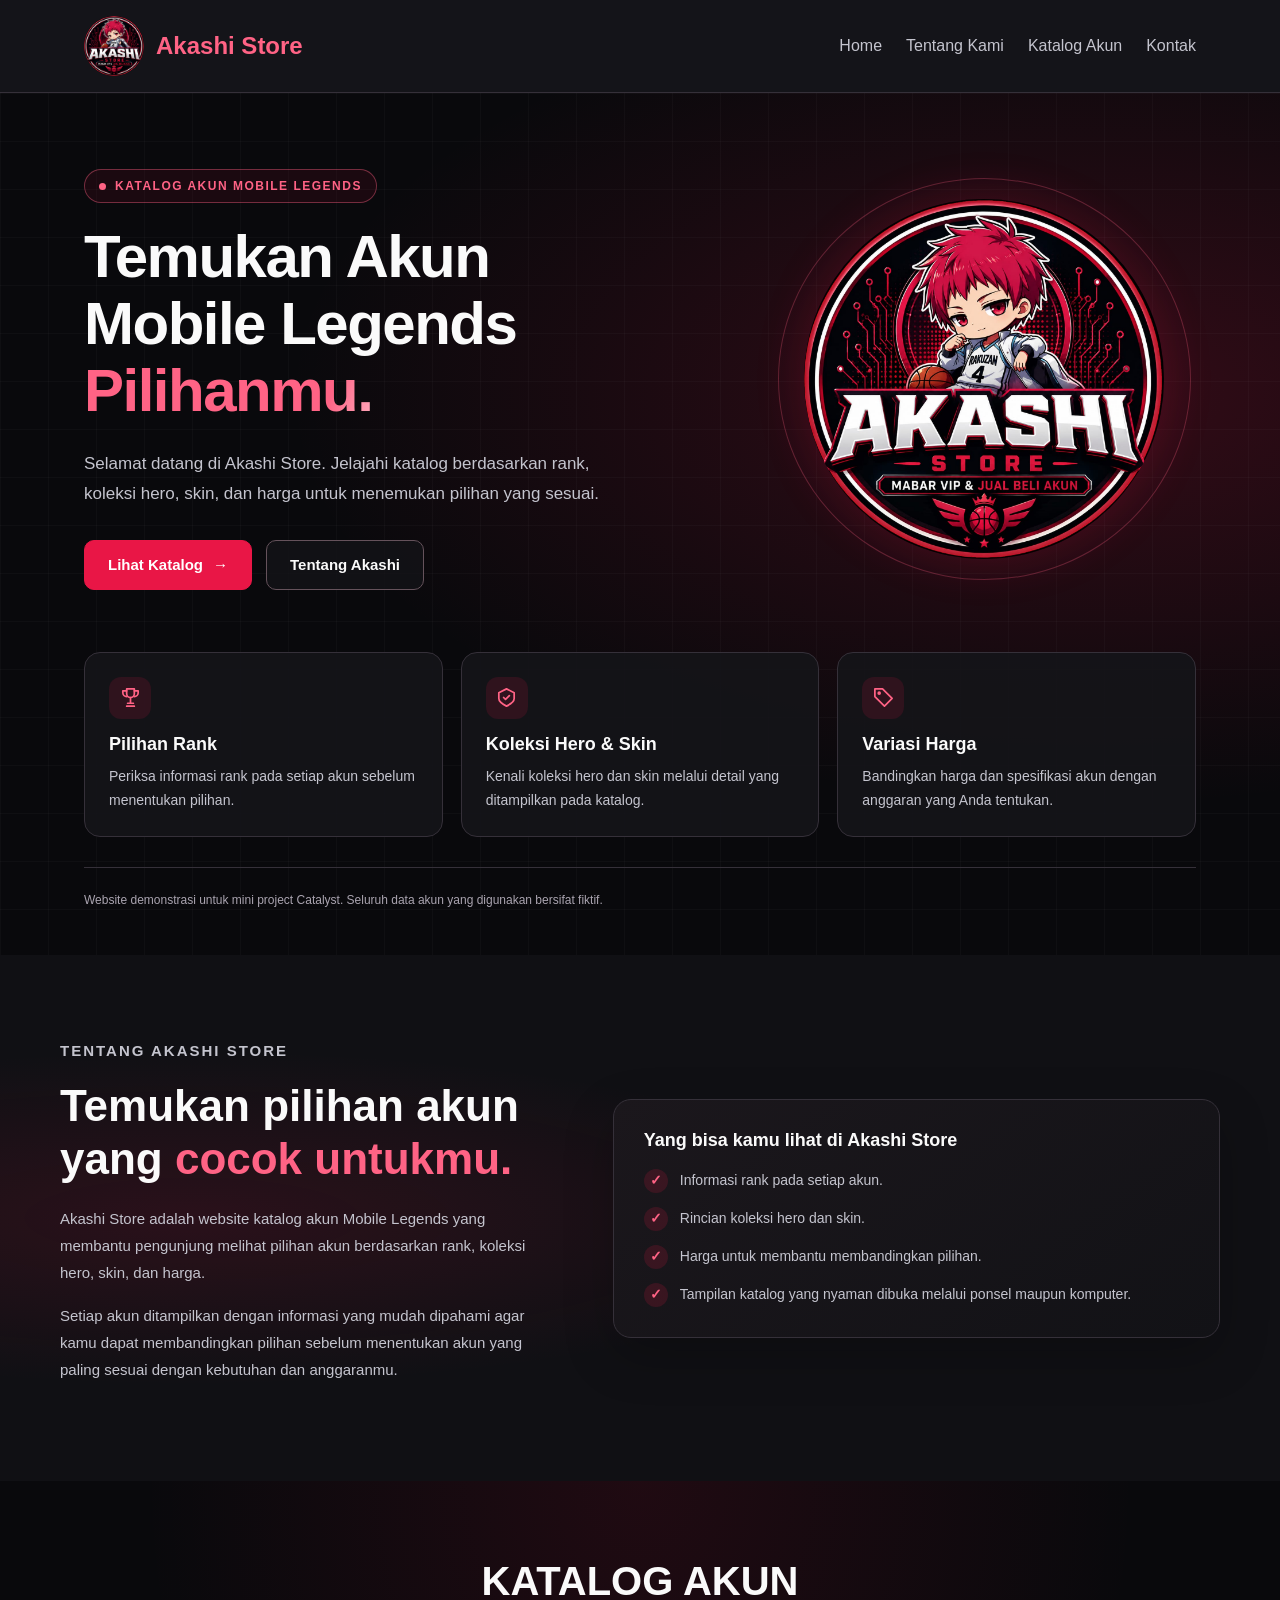
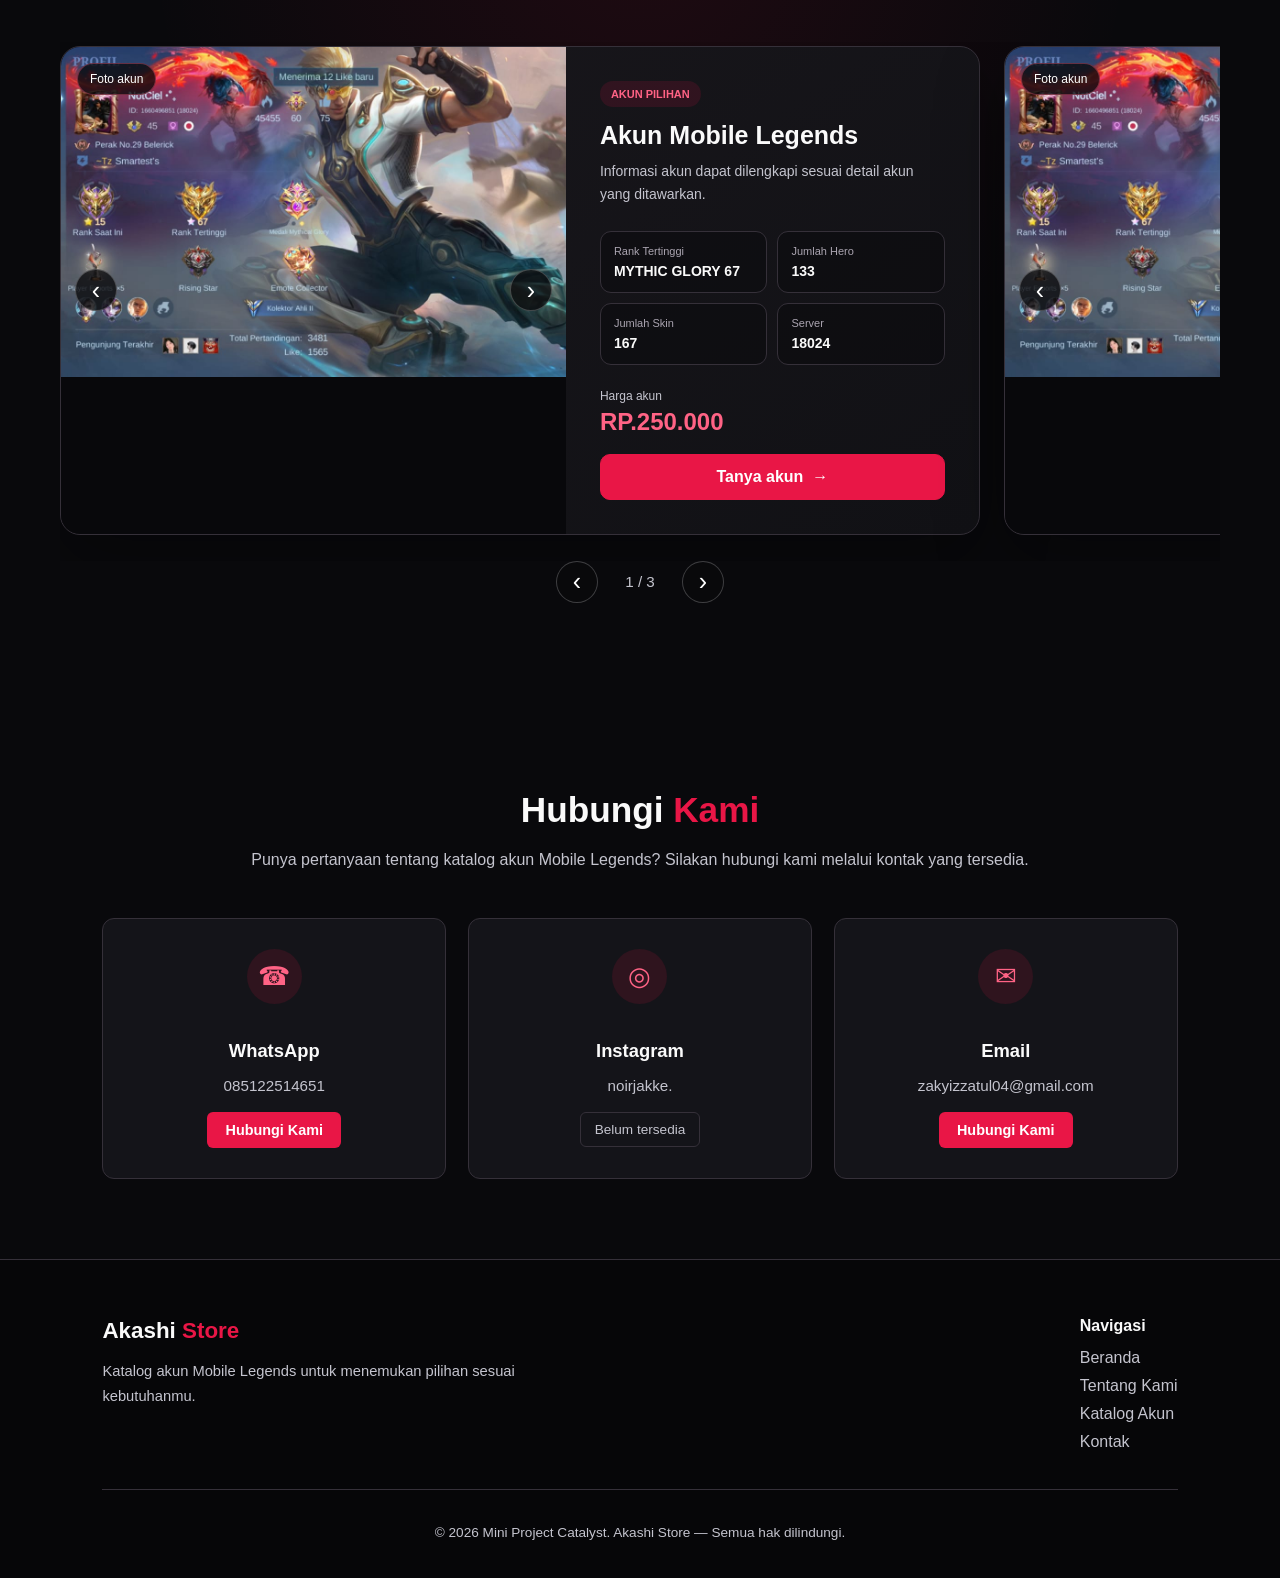
<file: index.html>
<!DOCTYPE html>
<html lang="id">
<head>
  <meta charset="UTF-8">
  <meta name="viewport" content="width=device-width, initial-scale=1.0">
  <title>Akashi Store | Katalog Akun Mobile Legends</title>

  <style>
    
/* =========================
   FOOTER AKASHI STORE
========================= */
.site-footer {
    background: #060608;
    color: #c4c4ce;
    padding: 35px 8% 20px;
    border-top: 1px solid #353039;
}

.footer-container {
    max-width: 1100px;
    margin: 0 auto;
    display: flex;
    justify-content: space-between;
    align-items: flex-start;
    gap: 30px;
    flex-wrap: wrap;
}

.footer-brand {
    max-width: 420px;
}

.footer-brand h3 {
    color: #fafafa;
    font-size: 1.4rem;
    margin-bottom: 12px;
}

.footer-brand h3 span {
    color: #e91646;
}

.footer-brand p {
    color: #c4c4ce;
    font-size: 0.92rem;
    line-height: 1.7;
}

.footer-nav h4 {
    color: #fafafa;
    font-size: 1rem;
    margin-bottom: 14px;
}

.footer-nav ul {
    list-style: none;
    padding: 0;
    margin: 0;
}

.footer-nav li {
    margin-bottom: 10px;
}

.footer-nav a {
    color: #c4c4ce;
    text-decoration: none;
    transition: color 0.3s ease;
}

.footer-nav a:hover {
    color: #ff6385;
}

.footer-bottom {
    max-width: 1100px;
    margin: 28px auto 0;
    padding-top: 18px;
    border-top: 1px solid #353039;
    text-align: center;
    font-size: 0.85rem;
    line-height: 1.7;
}

/* Tampilan HP */
@media (max-width: 768px) {
    .site-footer {
        padding: 30px 6% 18px;
    }

    .footer-container {
        flex-direction: column;
        gap: 25px;
    }
}

    /* =========================
   SECTION KONTAK
========================= */
.contact-section {
    padding: 80px 8%;
    background: var(--background);
    color: var(--text);
}

.contact-container {
    max-width: 1100px;
    margin: 0 auto;
}

.contact-header {
    text-align: center;
    margin-bottom: 45px;
}

.contact-header h2 {
    font-size: 2.2rem;
    margin-bottom: 12px;
    color: var(--text);
}

.contact-header h2 span {
    color: var(--accent);
}

.contact-header p {
    color: var(--muted);
    font-size: 1rem;
    line-height: 1.7;
}

.contact-grid {
    display: grid;
    grid-template-columns: repeat(3, minmax(0, 1fr));
    gap: 22px;
}

.contact-card {
    padding: 30px 22px;
    background: var(--surface);
    border: 1px solid var(--border);
    border-radius: 12px;
    text-align: center;
    transition: transform 0.3s ease, border-color 0.3s ease;
}

.contact-card:hover {
    transform: translateY(-5px);
    border-color: var(--accent);
}

.contact-icon {
    display: inline-flex;
    align-items: center;
    justify-content: center;
    width: 55px;
    height: 55px;
    margin-bottom: 18px;
    border-radius: 50%;
    background: rgba(233, 22, 70, 0.12);
    color: var(--highlight);
    font-size: 1.6rem;
}

.contact-card h3 {
    margin-bottom: 10px;
    font-size: 1.15rem;
    color: var(--text);
}

.contact-card p {
    margin-bottom: 18px;
    color: var(--muted);
    font-size: 0.95rem;
    overflow-wrap: anywhere;
}

.contact-link {
    display: inline-block;
    padding: 10px 18px;
    background: var(--accent);
    color: #fff;
    border-radius: 6px;
    text-decoration: none;
    font-size: 0.9rem;
    font-weight: 600;
    transition: background 0.3s ease;
}

.contact-link:hover {
    background: var(--accent-hover);
}

.contact-unavailable {
    display: inline-block;
    padding: 9px 14px;
    border: 1px solid var(--border);
    border-radius: 6px;
    color: var(--muted);
    font-size: 0.85rem;
}

/* =========================
   FOOTER
========================= */
.site-footer {
    padding: 35px 8% 20px;
    background: #060608;
    border-top: 1px solid var(--border);
    color: var(--muted);
}

.footer-container {
    max-width: 1100px;
    margin: 0 auto;
    display: flex;
    justify-content: space-between;
    align-items: flex-start;
    gap: 30px;
    flex-wrap: wrap;
}

.footer-brand {
    max-width: 420px;
}

.footer-brand h3 {
    margin-bottom: 12px;
    color: var(--text);
    font-size: 1.4rem;
}

.footer-brand h3 span {
    color: var(--accent);
}

.footer-brand p {
    font-size: 0.92rem;
    line-height: 1.7;
}

.footer-nav h4 {
    margin-bottom: 14px;
    color: var(--text);
    font-size: 1rem;
}

.footer-nav ul {
    padding: 0;
    margin: 0;
    list-style: none;
}

.footer-nav li {
    margin-bottom: 10px;
}

.footer-nav a {
    color: var(--muted);
    text-decoration: none;
    transition: color 0.3s ease;
}

.footer-nav a:hover {
    color: var(--highlight);
}

.footer-bottom {
    max-width: 1100px;
    margin: 28px auto 0;
    padding-top: 18px;
    border-top: 1px solid var(--border);
    text-align: center;
    font-size: 0.85rem;
    line-height: 1.7;
}

/* =========================
   RESPONSIVE
========================= */
@media (max-width: 768px) {
    .contact-section {
        padding: 60px 6%;
    }

    .contact-grid {
        grid-template-columns: 1fr;
    }

    .contact-header h2 {
        font-size: 1.8rem;
    }

    .footer-container {
        flex-direction: column;
        gap: 25px;
    }

    .site-footer {
        padding: 30px 6% 18px;
    }
}
  /* KATALOG AKUN */
.catalog-section {
  padding: 78px 24px;
  background:
    radial-gradient(ellipse at 50% 0%, rgba(233, 22, 70, 0.10), transparent 55%),
    #09090c;
}

.catalog-container {
  max-width: 1160px;
  margin: auto;
}

.catalog-heading {
  max-width: 680px;
  margin: 0 auto 38px;
  text-align: center;
}

.catalog-eyebrow {
  margin: 0 0 11px;
  color: var(--highlight);
  font-size: 12px;
  font-weight: 700;
  letter-spacing: 1.6px;
  text-transform: uppercase;
}

.catalog-heading h2 {
  margin: 0 0 12px;
  font-size: clamp(28px, 4vw, 40px);
}

.catalog-heading p {
  margin: 0;
  color: var(--muted);
  line-height: 1.7;
}

.catalog-card {
  display: grid;
  grid-template-columns: minmax(0, 1.1fr) minmax(300px, 0.9fr);
  max-width: 920px;
  margin: auto;
  overflow: hidden;
  border: 1px solid var(--border);
  border-radius: 20px;
  background: linear-gradient(145deg, #19171c, #111115);
  box-shadow: 0 24px 70px rgba(0, 0, 0, 0.32);
 
}
    .catalog-list {
  display: flex;
  gap: 24px;
  padding: 4px 0 26px;
  overflow-x: auto;
  scroll-snap-type: x mandatory;
  scroll-behavior: smooth;
  scrollbar-width: none;
}

.catalog-list::-webkit-scrollbar {
  display: none;
}

.catalog-list > .catalog-card {
  flex: 0 0 min(920px, 88%);
  margin: 0;
  scroll-snap-align: start;
}

.catalog-track {
  overscroll-behavior-x: contain;
}

.catalog-nav {
  display: flex;
  align-items: center;
  justify-content: center;
  gap: 18px;
}

.catalog-nav-button {
  display: grid;
  place-items: center;
  width: 42px;
  height: 42px;
  padding: 0;
  border: 1px solid rgba(255, 255, 255, 0.22);
  border-radius: 50%;
  background: rgba(9, 9, 12, 0.78);
  color: #fff;
  font-size: 25px;
  cursor: pointer;
}

.catalog-nav-button:hover {
  border-color: var(--accent);
  background: var(--accent);
}

.catalog-nav-count {
  min-width: 48px;
  text-align: center;
  color: var(--muted);
  font-size: 0.95rem;
}

.catalog-gallery {
  position: relative;
  min-width: 0;
  overflow: hidden;
  background: #08080b;
}

.catalog-track {
  display: flex;
  overflow-x: auto;
  scroll-snap-type: x mandatory;
  scrollbar-width: none;
  scroll-behavior: smooth;
}

.catalog-track::-webkit-scrollbar {
  display: none;
}

.catalog-slide {
  flex: 0 0 100%;
  scroll-snap-align: start;
}

.catalog-slide img {
  display: block;
  width: 100%;
  height: 100%;
  min-height: 330px;
  max-height: 430px;
  object-fit: cover;
}

.catalog-photo-label {
  position: absolute;
  top: 16px;
  left: 16px;
  z-index: 2;
  padding: 8px 12px;
  border: 1px solid rgba(255, 99, 133, 0.35);
  border-radius: 999px;
  background: rgba(9, 9, 12, 0.78);
  color: #fff;
  font-size: 12px;
}

.gallery-button {
  position: absolute;
  top: 50%;
  z-index: 2;
  display: grid;
  place-items: center;
  width: 42px;
  height: 42px;
  padding: 0;
  transform: translateY(-50%);
  border: 1px solid rgba(255, 255, 255, 0.22);
  border-radius: 50%;
  background: rgba(9, 9, 12, 0.78);
  color: #fff;
  font-size: 25px;
  cursor: pointer;
}

.gallery-button:hover {
  border-color: var(--accent);
  background: var(--accent);
}

.gallery-prev {
  left: 14px;
}

.gallery-next {
  right: 14px;
}

.catalog-info {
  display: flex;
  flex-direction: column;
  justify-content: center;
  padding: 34px;
}

.catalog-status {
  align-self: flex-start;
  margin: 0 0 14px;
  padding: 7px 11px;
  border-radius: 999px;
  background: rgba(233, 22, 70, 0.13);
  color: var(--highlight);
  font-size: 11px;
  font-weight: 700;
  text-transform: uppercase;
}

.catalog-info h3 {
  margin: 0 0 10px;
  font-size: 25px;
}

.catalog-caption {
  margin: 0 0 24px;
  color: var(--muted);
  font-size: 14px;
  line-height: 1.65;
}

.catalog-specs {
  display: grid;
  grid-template-columns: repeat(2, minmax(0, 1fr));
  gap: 10px;
  margin: 0 0 24px;
}

.catalog-spec {
  padding: 13px;
  border: 1px solid var(--border);
  border-radius: 11px;
  background: rgba(9, 9, 12, 0.48);
}

.catalog-spec dt {
  margin-bottom: 6px;
  color: #aaa4b0;
  font-size: 11px;
}

.catalog-spec dd {
  margin: 0;
  color: var(--text);
  font-size: 14px;
  font-weight: 700;
}

.catalog-price {
  margin: 0 0 18px;
  color: var(--muted);
  font-size: 12px;
}

.catalog-price strong {
  display: block;
  margin-top: 5px;
  color: var(--highlight);
  font-size: 24px;
}

.catalog-button {
  display: inline-flex;
  justify-content: center;
  align-items: center;
  gap: 9px;
  min-height: 46px;
  padding: 12px 18px;
  border: 1px solid var(--accent);
  border-radius: 10px;
  background: var(--accent);
  color: #fff;
  font-weight: 700;
  text-decoration: none;
}

.catalog-button:hover {
  background: var(--accent-hover);
}

.catalog-disclaimer {
  max-width: 920px;
  margin: 18px auto 0;
  color: #aaa4b0;
  font-size: 12px;
  text-align: center;
}

@media (max-width: 760px) {
  .catalog-section {
    padding: 58px 20px;
  }

  .catalog-card {
    grid-template-columns: 1fr;
  }

  .catalog-slide img {
    min-height: 240px;
    max-height: 340px;
  }

  .catalog-info {
    padding: 25px 22px;
  }
}
    .catalog-track {
  cursor: grab;
  user-select: none;
}

.catalog-track:active {
  cursor: grabbing;
}

.catalog-slide img {
  -webkit-user-drag: none;
  user-select: none;
}
    /* ABOUT */
.about-section {
  padding: 82px 24px;
  background:
    radial-gradient(ellipse at 15% 50%, rgba(233, 22, 70, 0.12), transparent 45%),
    #101014;
}

.about-container {
  max-width: 1160px;
  margin: auto;
  display: grid;
  grid-template-columns: 0.9fr 1.1fr;
  align-items: center;
  gap: 56px;
}

.about-label {
  margin: 0 0 14px;
  color: var(--highlight);
  font-size: 12px;
  font-weight: bold;
  letter-spacing: 2px;
  text-transform: uppercase;
}

.about-content h2 {
  margin: 0 0 20px;
  font-size: clamp(30px, 4vw, 44px);
  line-height: 1.2;
}

.about-content h2 span {
  color: var(--highlight);
}

.about-content p {
  margin: 0 0 16px;
  color: var(--muted);
  font-size: 15px;
  line-height: 1.8;
}

.about-card {
  padding: 30px;
  border: 1px solid var(--border);
  border-radius: 18px;
  background: linear-gradient(145deg, #1b171c, #121216);
  box-shadow: 0 18px 50px rgba(0, 0, 0, 0.22);
}

.about-card h3 {
  margin: 0 0 18px;
  font-size: 18px;
}

.about-points {
  display: grid;
  gap: 14px;
  margin: 0;
  padding: 0;
  list-style: none;
}

.about-points li {
  display: flex;
  align-items: flex-start;
  gap: 12px;
  color: var(--muted);
  font-size: 14px;
  line-height: 1.6;
}

.about-check {
  display: inline-grid;
  flex: 0 0 24px;
  width: 24px;
  height: 24px;
  place-items: center;
  border-radius: 50%;
  background: rgba(233, 22, 70, 0.16);
  color: var(--highlight);
  font-weight: bold;
}

@media (max-width: 800px) {
  .about-container {
    grid-template-columns: 1fr;
    gap: 30px;
  }

  .about-section {
    padding-top: 58px;
    padding-bottom: 58px;
  }
}
    :root {
      --background: #09090c;
      --surface: #141419;
      --accent: #e91646;
      --accent-hover: #c8103a;
      --highlight: #ff6385;
      --text: #fafafa;
      --muted: #c4c4ce;
      --border: #353039;
    }

    * {
      box-sizing: border-box;
    }

    html {
      scroll-behavior: smooth;
    }

    body {
      margin: 0;
      font-family: Arial, sans-serif;
      background: var(--background);
      color: var(--text);
    }

    a:focus-visible {
      outline: 3px solid var(--highlight);
      outline-offset: 5px;
    }

    /* NAVIGASI */
    .site-header {
      position: relative;
      z-index: 1;
      background: var(--surface);
      border-bottom: 1px solid var(--border);
    }

    .navbar {
      max-width: 1160px;
      margin: auto;
      padding: 16px 24px;
      display: flex;
      align-items: center;
      justify-content: space-between;
      flex-wrap: wrap;
      gap: 20px;
    }

    .brand {
      display: inline-flex;
      align-items: center;
      gap: 12px;
      color: var(--highlight);
      font-size: 24px;
      font-weight: bold;
      text-decoration: none;
    }

    .brand img {
      display: block;
      width: 60px;
      height: 60px;
      object-fit: contain;
      border-radius: 50%;
      flex-shrink: 0;
    }

    .nav-links {
      display: flex;
      flex-wrap: wrap;
      gap: 24px;
      margin: 0;
      padding: 0;
      list-style: none;
    }

    .nav-links a {
      display: inline-block;
      padding: 8px 0;
      color: var(--muted);
      text-decoration: none;
      transition: color 0.2s;
    }

    .nav-links a:hover {
      color: var(--highlight);
    }

    /* LATAR HOME */
    .home-section {
      position: relative;
      isolation: isolate;
      background:
        radial-gradient(
          ellipse at 85% 35%,
          rgba(233, 22, 70, 0.19),
          transparent 52%
        ),
        var(--background);
    }

    .home-section::before {
      content: "";
      position: absolute;
      inset: 0;
      z-index: -1;
      pointer-events: none;
      background-image:
        linear-gradient(
          rgba(255, 255, 255, 0.025) 1px,
          transparent 1px
        ),
        linear-gradient(
          90deg,
          rgba(255, 255, 255, 0.025) 1px,
          transparent 1px
        );
      background-size: 48px 48px;
    }

    .home-container {
      max-width: 1160px;
      margin: auto;
      padding: 76px 24px 44px;
    }

    .hero {
      display: grid;
      grid-template-columns: minmax(0, 1.5fr) minmax(0, 1fr);
      align-items: center;
      gap: 54px;
    }

    .hero-content {
      min-width: 0;
    }

    .hero-label {
      display: inline-flex;
      align-items: center;
      gap: 9px;
      margin: 0 0 20px;
      padding: 9px 14px;
      border: 1px solid rgba(255, 99, 133, 0.4);
      border-radius: 999px;
      background: rgba(233, 22, 70, 0.08);
      color: var(--highlight);
      font-size: 12px;
      font-weight: bold;
      letter-spacing: 1.5px;
    }

    .hero-label::before {
      content: "";
      width: 7px;
      height: 7px;
      border-radius: 50%;
      background: var(--highlight);
      flex-shrink: 0;
    }

    .hero h1 {
      margin: 0 0 24px;
      font-size: clamp(36px, 4.7vw, 60px);
      line-height: 1.12;
      letter-spacing: -1.5px;
    }

    .hero h1 span {
      color: var(--highlight);
    }

    /* KILAU PADA TULISAN PILIHANMU */
    @supports (background-clip: text) or (-webkit-background-clip: text) {
      .hero h1 span {
        background: linear-gradient(
          110deg,
          #ff6385 0%,
          #ff6385 35%,
          #ffffff 50%,
          #ff6385 65%,
          #ff6385 100%
        );
        background-size: 250% 100%;
        background-clip: text;
        -webkit-background-clip: text;
        color: transparent;
        animation: akashiTextShine 4s linear infinite;
      }
    }

    .hero-description {
      max-width: 560px;
      margin: 0;
      color: var(--muted);
      font-size: 17px;
      line-height: 1.8;
    }

    .hero-actions {
      display: flex;
      flex-wrap: wrap;
      align-items: center;
      gap: 14px;
      margin-top: 30px;
    }

    .hero-button,
    .hero-secondary {
      display: inline-flex;
      align-items: center;
      justify-content: center;
      gap: 10px;
      min-height: 50px;
      padding: 14px 23px;
      border-radius: 10px;
      font-size: 15px;
      font-weight: bold;
      text-decoration: none;
      transition:
        background 0.2s,
        border-color 0.2s,
        transform 0.2s;
    }

    .hero-button {
      border: 1px solid var(--accent);
      background: var(--accent);
      color: #ffffff;
      animation: akashiGlow 2s ease-in-out infinite;
    }

    .hero-button:hover {
      background: var(--accent-hover);
      border-color: var(--accent-hover);
    }

    .hero-secondary {
      border: 1px solid #65525b;
      background: rgba(20, 20, 25, 0.7);
      color: var(--text);
    }

    .hero-secondary:hover {
      border-color: var(--highlight);
      background: #25151c;
    }

    /* LOGO */
    .hero-visual {
      position: relative;
      min-width: 0;
      padding: 26px;
    }

    .hero-visual::before {
      content: "";
      position: absolute;
      inset: 5px;
      border: 1px solid rgba(255, 99, 133, 0.28);
      border-radius: 50%;
      pointer-events: none;
    }

    .hero-logo {
      position: relative;
      display: block;
      width: 100%;
      max-width: 360px;
      height: auto;
      margin: auto;
      border-radius: 50%;
      box-shadow: 0 0 50px rgba(233, 22, 70, 0.2);
      animation: akashiFloat 3s ease-in-out infinite;
    }

    /* KARTU INFORMASI */
    .home-features {
      display: grid;
      grid-template-columns: repeat(3, minmax(0, 1fr));
      gap: 18px;
      margin-top: 62px;
    }

    .home-feature {
      padding: 24px;
      border: 1px solid var(--border);
      border-radius: 16px;
      background: rgba(20, 20, 25, 0.9);
      transition: transform 0.2s, border-color 0.2s;
    }

    .feature-icon {
      display: inline-flex;
      align-items: center;
      justify-content: center;
      width: 42px;
      height: 42px;
      margin-bottom: 15px;
      border-radius: 12px;
      background: rgba(233, 22, 70, 0.13);
      color: var(--highlight);
    }

    .feature-icon svg {
      width: 23px;
      height: 23px;
      fill: none;
      stroke: currentColor;
      stroke-width: 1.8;
      stroke-linecap: round;
      stroke-linejoin: round;
    }

    .home-feature h2 {
      margin: 0 0 10px;
      font-size: 18px;
    }

    .home-feature p {
      margin: 0;
      color: var(--muted);
      font-size: 14px;
      line-height: 1.7;
    }

    .hero-note {
      margin: 30px 0 0;
      padding-top: 22px;
      border-top: 1px solid var(--border);
      color: #aaa4b0;
      font-size: 12px;
      line-height: 1.7;
    }

    /* ANIMASI LOGO */
    @keyframes akashiFloat {
      0%, 100% {
        transform: translateY(0) rotate(-2deg);
      }

      50% {
        transform: translateY(-24px) rotate(2deg);
      }
    }

    /* ANIMASI CAHAYA TOMBOL */
    @keyframes akashiGlow {
      0%, 100% {
        box-shadow: 0 0 8px rgba(233, 22, 70, 0.25);
      }

      50% {
        box-shadow: 0 0 28px rgba(233, 22, 70, 0.65);
      }
    }

    /* ANIMASI KILAU TEKS */
    @keyframes akashiTextShine {
      from {
        background-position: 200% center;
      }

      to {
        background-position: -50% center;
      }
    }

    @media (hover: hover) {
      .hero-button:hover,
      .hero-secondary:hover {
        transform: translateY(-3px);
      }

      .home-feature:hover {
        transform: translateY(-5px);
        border-color: var(--highlight);
      }
    }

    /* TABLET */
    @media (max-width: 800px) {
      .hero {
        grid-template-columns: 1fr;
        gap: 44px;
      }

      .hero-visual {
        width: min(100%, 350px);
        justify-self: center;
      }

      .home-container {
        padding-top: 48px;
      }

      .home-features {
        grid-template-columns: 1fr;
        margin-top: 40px;
      }
    }

    /* PONSEL */
    @media (max-width: 600px) {
      .navbar {
        align-items: flex-start;
        flex-direction: column;
        gap: 12px;
      }

      .brand {
        font-size: 22px;
      }

      .brand img {
        width: 52px;
        height: 52px;
      }

      .nav-links {
        gap: 10px 18px;
        font-size: 14px;
      }

      .hero h1 {
        letter-spacing: -0.8px;
      }

      .hero-description {
        font-size: 16px;
      }

      .hero-label {
        font-size: 10px;
        letter-spacing: 1px;
      }

      .hero-actions {
        align-items: stretch;
        flex-direction: column;
      }
    }

    /* MENGIKUTI PENGATURAN PENGURANGAN GERAKAN */
    @media (prefers-reduced-motion: reduce) {
      html {
        scroll-behavior: auto;
      }

      .hero-logo,
      .hero-button,
      .hero h1 span {
        animation: none;
      }

      .hero h1 span {
        background: none;
        color: var(--highlight);
      }

      .nav-links a,
      .hero-button,
      .hero-secondary,
      .home-feature {
        transition: none;
      }

      .hero-button:hover,
      .hero-secondary:hover,
      .home-feature:hover {
        transform: none;
      }
    }
  </style>
</head>

<body>
  <header class="site-header">
    <nav class="navbar" aria-label="Navigasi utama">
      <a class="brand" href="#home">
        <img
          src="logo.jpeg"
          alt=""
          width="60"
          height="60"
        >
        <span>Akashi Store</span>
      </a>

      <ul class="nav-links">
        <li><a href="#home">Home</a></li>
        <li><a href="#about">Tentang Kami</a></li>
        <li><a href="#catalog">Katalog Akun</a></li>
        <li><a href="#contact">Kontak</a></li>
      </ul>
    </nav>
  </header>

  <main>
    <!-- HOME: BAGIAN ANDA -->
    <section
      id="home"
      class="home-section"
      aria-labelledby="hero-title"
    >
      <div class="home-container">
        <div class="hero">
          <div class="hero-content">
            <p class="hero-label">
              KATALOG AKUN MOBILE LEGENDS
            </p>
            
            <h1 id="hero-title">
              Temukan Akun<br>
              Mobile Legends<br>
              <span>Pilihanmu.</span>
            </h1>

            <p class="hero-description">
              Selamat datang di Akashi Store. Jelajahi katalog
              berdasarkan rank, koleksi hero, skin, dan harga
              untuk menemukan pilihan yang sesuai.
            </p>

            <div class="hero-actions">
              <a class="hero-button" href="#catalog">
                Lihat Katalog
                <span aria-hidden="true">→</span>
              </a>

              <a class="hero-secondary" href="#about">
                Tentang Akashi
              </a>
            </div>
          </div>

          <div class="hero-visual">
            <img
              class="hero-logo"
              src="logo.jpeg"
              alt="Logo Akashi Store"
              width="1254"
              height="1254"
            >
          </div>
        </div>

        <div class="home-features">
          <article class="home-feature">
            <span class="feature-icon" aria-hidden="true">
              <svg viewBox="0 0 24 24">
                <path d="M8 3h8v5a4 4 0 0 1-8 0V3Z"/>
                <path d="M8 5H4v2a4 4 0 0 0 4 4"/>
                <path d="M16 5h4v2a4 4 0 0 1-4 4"/>
                <path d="M12 12v6M8 21h8M9 18h6"/>
              </svg>
            </span>

            <h2>Pilihan Rank</h2>
            <p>
              Periksa informasi rank pada setiap akun
              sebelum menentukan pilihan.
            </p>
          </article>

          <article class="home-feature">
            <span class="feature-icon" aria-hidden="true">
              <svg viewBox="0 0 24 24">
                <path d="m12 3 8 4v6c0 4-8 8-8 8s-8-4-8-8V7l8-4Z"/>
                <path d="m9 12 2 2 4-4"/>
              </svg>
            </span>

            <h2>Koleksi Hero &amp; Skin</h2>
            <p>
              Kenali koleksi hero dan skin melalui
              detail yang ditampilkan pada katalog.
            </p>
          </article>

          <article class="home-feature">
            <span class="feature-icon" aria-hidden="true">
              <svg viewBox="0 0 24 24">
                <path d="M3 3h8l10 10-8 8L3 11V3Z"/>
                <circle cx="7.5" cy="7.5" r="1"/>
              </svg>
            </span>

            <h2>Variasi Harga</h2>
            <p>
              Bandingkan harga dan spesifikasi akun
              dengan anggaran yang Anda tentukan.
            </p>
          </article>
        </div>

        <p class="hero-note">
          Website demonstrasi untuk mini project Catalyst.
          Seluruh data akun yang digunakan bersifat fiktif.
        </p>
      </div>
    </section>

   <section id="about" class="about-section" aria-labelledby="about-title">
  <div class="about-container">
    <div class="about-content">
      <p class="about-label">Tentang Akashi Store</p>

      <h2 id="about-title">
        Temukan pilihan akun yang
        <span>cocok untukmu.</span>
      </h2>

      <p>
        Akashi Store adalah website katalog akun Mobile Legends yang
        membantu pengunjung melihat pilihan akun berdasarkan rank,
        koleksi hero, skin, dan harga.
      </p>

      <p>
        Setiap akun ditampilkan dengan informasi yang mudah dipahami
        agar kamu dapat membandingkan pilihan sebelum menentukan akun
        yang paling sesuai dengan kebutuhan dan anggaranmu.
      </p>
    </div>

    <div class="about-card">
      <h3>Yang bisa kamu lihat di Akashi Store</h3>

      <ul class="about-points">
        <li>
          <span class="about-check" aria-hidden="true">✓</span>
          <span>Informasi rank pada setiap akun.</span>
        </li>
        <li>
          <span class="about-check" aria-hidden="true">✓</span>
          <span>Rincian koleksi hero dan skin.</span>
        </li>
        <li>
          <span class="about-check" aria-hidden="true">✓</span>
          <span>Harga untuk membantu membandingkan pilihan.</span>
        </li>
        <li>
          <span class="about-check" aria-hidden="true">✓</span>
          <span>Tampilan katalog yang nyaman dibuka melalui ponsel maupun komputer.</span>
        </li>
      </ul>
    </div>
  </div>
</section>

    <!-- ANGGOTA 3: Tambahkan section id="catalog" di sini. -->
<section
  id="catalog"
  class="catalog-section"
  aria-labelledby="catalog-title"
>
  <div class="catalog-container">
    <div class="catalog-heading">
      <h2 id="catalog-title">KATALOG AKUN</h2>
    </div>

    <div class="catalog-list" id="catalog-list">

      <!-- AKUN 1 -->
      <article class="catalog-card">
        <div class="catalog-gallery" aria-label="Galeri foto akun">
          <span class="catalog-photo-label">Foto akun</span>

          <button class="gallery-button gallery-prev" type="button" aria-label="Foto sebelumnya">&#8249;</button>

          <div class="catalog-track">
            <div class="catalog-slide">
              <img src="slide1.jpeg" alt="Tampilan akun Mobile Legends">
            </div>
            <div class="catalog-slide">
              <img src="slide2.jpeg" alt="Koleksi skin akun Mobile Legends">
            </div>
          </div>

          <button class="gallery-button gallery-next" type="button" aria-label="Foto berikutnya">&#8250;</button>
        </div>

        <div class="catalog-info">
          <p class="catalog-status">Akun pilihan</p>
          <h3>Akun Mobile Legends</h3>
          <p class="catalog-caption">
            Informasi akun dapat dilengkapi sesuai detail akun yang ditawarkan.
          </p>

          <dl class="catalog-specs">
            <div class="catalog-spec"><dt>Rank Tertinggi</dt><dd>MYTHIC GLORY 67</dd></div>
            <div class="catalog-spec"><dt>Jumlah Hero</dt><dd>133</dd></div>
            <div class="catalog-spec"><dt>Jumlah Skin</dt><dd>167</dd></div>
            <div class="catalog-spec"><dt>Server</dt><dd>18024</dd></div>
          </dl>

          <p class="catalog-price">
            Harga akun
            <strong>RP.250.000</strong>
          </p>

          <a class="catalog-button" href="#contact">
            Tanya akun <span aria-hidden="true">&rarr;</span>
          </a>
        </div>
      </article>

      <!-- AKUN 2 -->
      <article class="catalog-card">
        <div class="catalog-gallery" aria-label="Galeri foto akun">
          <span class="catalog-photo-label">Foto akun</span>

          <button class="gallery-button gallery-prev" type="button" aria-label="Foto sebelumnya">&#8249;</button>

          <div class="catalog-track">
            <div class="catalog-slide">
              <img src="slide1.jpeg" alt="Tampilan akun Mobile Legends">
            </div>
            <div class="catalog-slide">
              <img src="slide2.jpeg" alt="Koleksi skin akun Mobile Legends">
            </div>
          </div>

          <button class="gallery-button gallery-next" type="button" aria-label="Foto berikutnya">&#8250;</button>
        </div>

        <div class="catalog-info">
          <p class="catalog-status">Akun pilihan</p>
          <h3>Akun Mobile Legends #2</h3>
          <p class="catalog-caption">
            Informasi akun dapat dilengkapi sesuai detail akun yang ditawarkan.
          </p>

          <dl class="catalog-specs">
            <div class="catalog-spec"><dt>Rank Tertinggi</dt><dd>(isi rank)</dd></div>
            <div class="catalog-spec"><dt>Jumlah Hero</dt><dd>(isi jumlah)</dd></div>
            <div class="catalog-spec"><dt>Jumlah Skin</dt><dd>(isi jumlah)</dd></div>
            <div class="catalog-spec"><dt>Server</dt><dd>(isi server)</dd></div>
          </dl>

          <p class="catalog-price">
            Harga akun
            <strong>RP.000.000</strong>
          </p>

          <a class="catalog-button" href="#contact">
            Tanya akun <span aria-hidden="true">&rarr;</span>
          </a>
        </div>
      </article>

      <!-- AKUN 3 -->
      <article class="catalog-card">
        <div class="catalog-gallery" aria-label="Galeri foto akun">
          <span class="catalog-photo-label">Foto akun</span>

          <button class="gallery-button gallery-prev" type="button" aria-label="Foto sebelumnya">&#8249;</button>

          <div class="catalog-track">
            <div class="catalog-slide">
              <img src="slide1.jpeg" alt="Tampilan akun Mobile Legends">
            </div>
            <div class="catalog-slide">
              <img src="slide2.jpeg" alt="Koleksi skin akun Mobile Legends">
            </div>
          </div>

          <button class="gallery-button gallery-next" type="button" aria-label="Foto berikutnya">&#8250;</button>
        </div>

        <div class="catalog-info">
          <p class="catalog-status">Akun pilihan</p>
          <h3>Akun Mobile Legends #3</h3>
          <p class="catalog-caption">
            Informasi akun dapat dilengkapi sesuai detail akun yang ditawarkan.
          </p>

          <dl class="catalog-specs">
            <div class="catalog-spec"><dt>Rank Tertinggi</dt><dd>(isi rank)</dd></div>
            <div class="catalog-spec"><dt>Jumlah Hero</dt><dd>(isi jumlah)</dd></div>
            <div class="catalog-spec"><dt>Jumlah Skin</dt><dd>(isi jumlah)</dd></div>
            <div class="catalog-spec"><dt>Server</dt><dd>(isi server)</dd></div>
          </dl>

          <p class="catalog-price">
            Harga akun
            <strong>RP.000.000</strong>
          </p>

          <a class="catalog-button" href="#contact">
            Tanya akun <span aria-hidden="true">&rarr;</span>
          </a>
        </div>
      </article>

    </div>

    <div class="catalog-nav">
      <button class="catalog-nav-button" id="catalog-prev" type="button" aria-label="Akun sebelumnya">&#8249;</button>
      <span class="catalog-nav-count" id="catalog-count">1 / 3</span>
      <button class="catalog-nav-button" id="catalog-next" type="button" aria-label="Akun berikutnya">&#8250;</button>
    </div>

  </div>
</section>
    <script>
  (function () {
    const list = document.getElementById("catalog-list");
    const count = document.getElementById("catalog-count");
    const cards = list.querySelectorAll(".catalog-card");
    const step = () => cards[0].offsetWidth + 24;

    document.getElementById("catalog-next").addEventListener("click", () => {
      list.scrollBy({ left: step(), behavior: "smooth" });
    });

    document.getElementById("catalog-prev").addEventListener("click", () => {
      list.scrollBy({ left: -step(), behavior: "smooth" });
    });

    list.addEventListener("scroll", () => {
      const i = Math.round(list.scrollLeft / step());
      count.textContent = (Math.min(i, cards.length - 1) + 1) + " / " + cards.length;
    });
  })();
</script>
    <script>
  document.querySelectorAll(".catalog-gallery").forEach((gallery) => {
    const track = gallery.querySelector(".catalog-track");
    const next = gallery.querySelector(".gallery-next");
    const prev = gallery.querySelector(".gallery-prev");

    next.addEventListener("click", () => {
      track.scrollBy({ left: track.clientWidth, behavior: "smooth" });
    });

    prev.addEventListener("click", () => {
      track.scrollBy({ left: -track.clientWidth, behavior: "smooth" });
    });

    let isDragging = false;
    let startX = 0;
    let startScrollLeft = 0;

    track.addEventListener("mousedown", (event) => {
      isDragging = true;
      startX = event.pageX;
      startScrollLeft = track.scrollLeft;
    });

    window.addEventListener("mouseup", () => {
      isDragging = false;
    });

    track.addEventListener("mousemove", (event) => {
      if (!isDragging) return;

      event.preventDefault();
      const distance = event.pageX - startX;
      track.scrollLeft = startScrollLeft - distance;
    });
  });
</script>

    <!-- Section Kontak -->
<section id="contact" class="contact-section">
    <div class="contact-container">

        <div class="contact-header">
            <h2>Hubungi <span>Kami</span></h2>
            <p>
                Punya pertanyaan tentang katalog akun Mobile Legends?
                Silakan hubungi kami melalui kontak yang tersedia.
            </p>
        </div>

        <div class="contact-grid">

            <!-- WhatsApp -->
            <div class="contact-card">
                <div class="contact-icon" aria-hidden="true">☎</div>
                <h3>WhatsApp</h3>
                <p>085122514651</p>
                <a
                    href="https://wa.me/6285122514651"
                    class="contact-link"
                    target="_blank"
                    rel="noopener noreferrer"
                >
                    Hubungi Kami
                </a>
            </div>

            <!-- Instagram -->
            <div class="contact-card">
                <div class="contact-icon" aria-hidden="true">◎</div>
                <h3>Instagram</h3>
                <p>noirjakke.</p>
                <span class="contact-unavailable">
                    Belum tersedia
                </span>
            </div>

            <!-- Email -->
            <div class="contact-card">
              <div class="contact-icon" aria-hidden="true">✉</div>
              <h3>Email</h3>
              <p>zakyizzatul04@gmail.com</p>
              <a
                  href="https://mail.google.com/mail/?view=cm&fs=1&to=zakyizzatul04@gmail.com&su=Tanya%20Akun%20Akashi%20Store"
                  class="contact-link"
                  target="_blank"
                  rel="noopener noreferrer"
              >
                  Hubungi Kami
              </a>
            </div>

        </div>
    </div>
</section>
  </main>

  
<!-- Footer Akashi Store -->
<footer class="site-footer">
    <div class="footer-container">

        <div class="footer-brand">
            <h3>Akashi <span>Store</span></h3>
            <p>
                Katalog akun Mobile Legends untuk menemukan
                pilihan sesuai kebutuhanmu.
            </p>
        </div>

        <div class="footer-nav">
            <h4>Navigasi</h4>
            <ul>
                <li><a href="#home">Beranda</a></li>
                <li><a href="#about">Tentang Kami</a></li>
                <li><a href="#catalog">Katalog Akun</a></li>
                <li><a href="#contact">Kontak</a></li>
            </ul>
        </div>

    </div>

    <div class="footer-bottom">
        <p>
            &copy; 2026 Mini Project Catalyst.
            Akashi Store — Semua hak dilindungi.
        </p>
    </div>
</footer>

</body>
</html>
</file>
